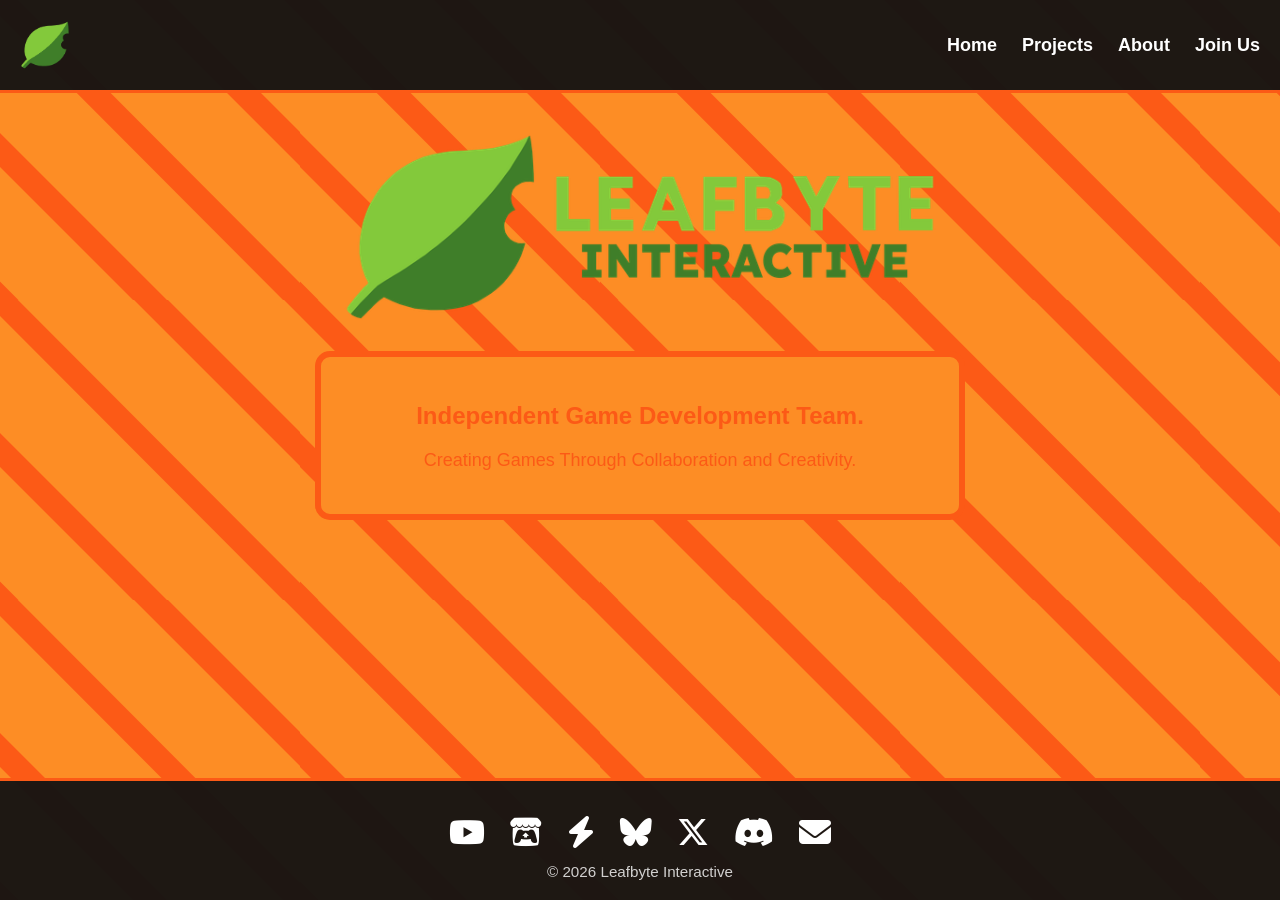
<file: index.html>
<!DOCTYPE html>

<html>

<head>

<title>
Leafbyte Interactive
</title>

<link rel="stylesheet" href="https://cdnjs.cloudflare.com/ajax/libs/font-awesome/6.7.2/css/all.min.css">

<link rel="icon" type="image/x-icon" href="\assets\icons\icon.ico">

<link rel="stylesheet" href="/css/variables.css">
<link rel="stylesheet" href="/css/main.css">
<link rel="stylesheet" href="/css/navbar.css">
<link rel="stylesheet" href="/css/cards.css">
<link rel="stylesheet" href="/css/footer.css">

</head>


<body>


<div id="navbar"></div>


<main>


<img
src="/assets/images/logo.png"
style="
display:block;
margin:auto;
max-width:600px;
width:90%;
">


<div class="card">

<h2>
Independent Game Development Team.
</h2>


<p>
Creating Games Through Collaboration and Creativity.
</p>


</div>


</div>


</div>


</main>


<div id="footer"></div>


<script src="/js/components.js"></script>
<script src="/js/main.js"></script>


</body>

</html>
</file>
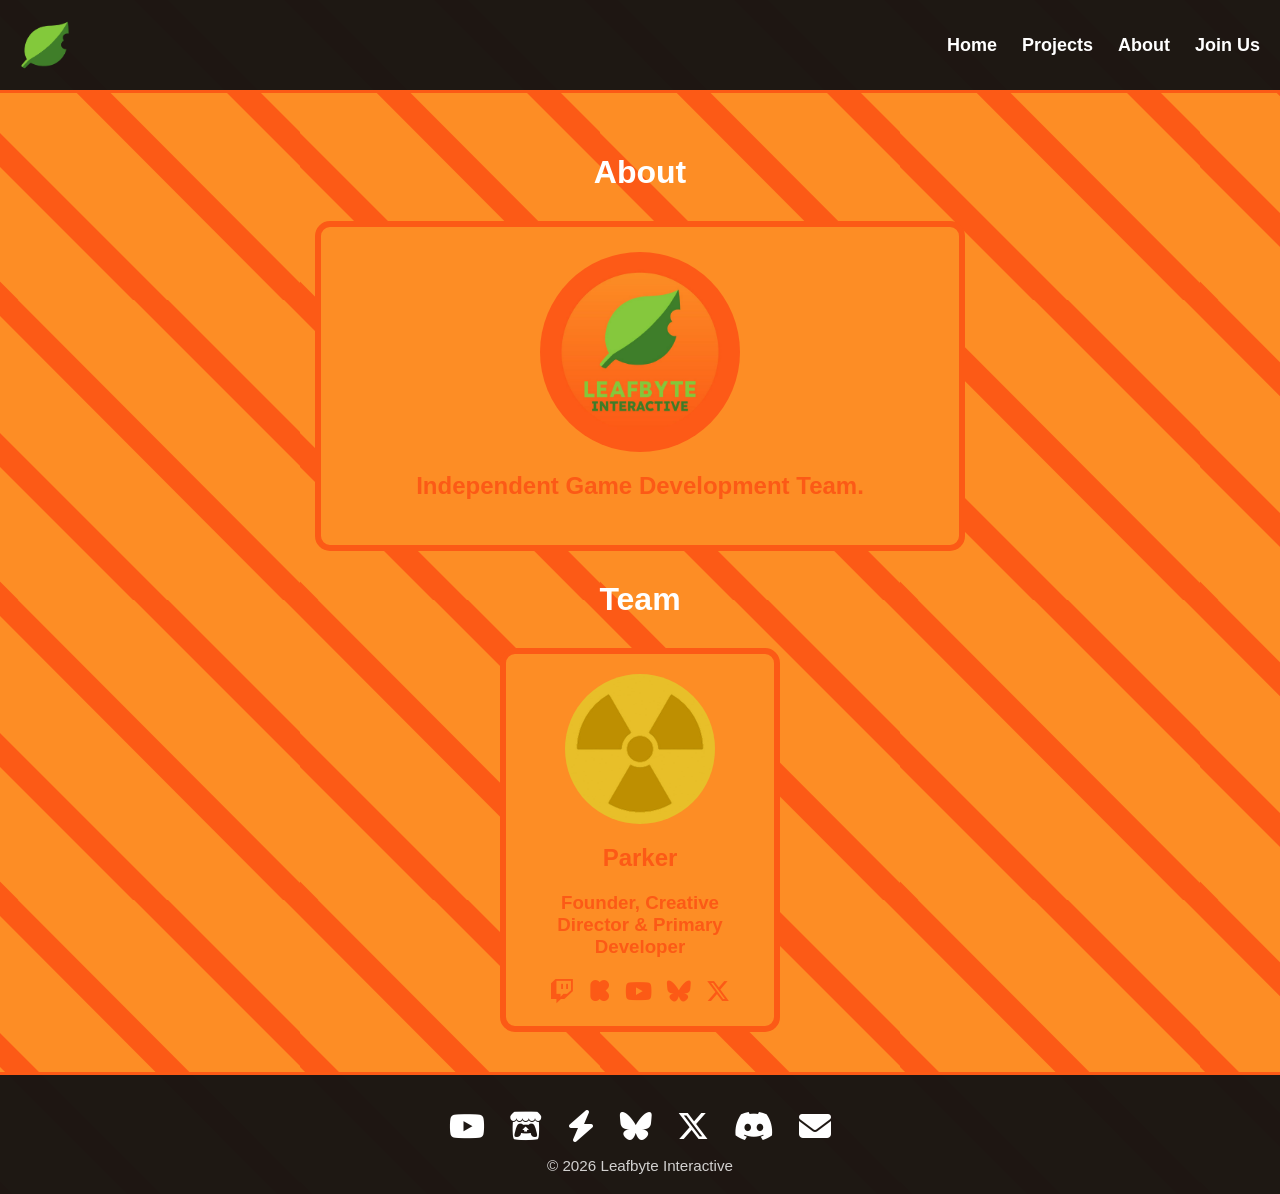
<file: about/index.html>
<!DOCTYPE html>

<html>

<head>

<title>
About - Leafbyte Interactive
</title>

<link rel="stylesheet" href="https://cdnjs.cloudflare.com/ajax/libs/font-awesome/6.7.2/css/all.min.css">

<link rel="icon" type="image/x-icon" href="\assets\icons\icon.ico">

<link rel="stylesheet" href="/css/variables.css">
<link rel="stylesheet" href="/css/main.css">
<link rel="stylesheet" href="/css/navbar.css">
<link rel="stylesheet" href="/css/cards.css">
<link rel="stylesheet" href="/css/team.css">
<link rel="stylesheet" href="/css/footer.css">

</head>


<body>


<div id="navbar"></div>


<main>


<h1>
About
</h1>


<div class="card">

<img
src="/assets/images/profile-logo.png"
class="profile-logo"
alt="Leafbyte Interactive">

<h2>
Independent Game Development Team.
</h2>

</div>



<div class="team-section">

<h1>
Team
</h1>

<div id="team-container" class="team-grid"></div>

</div>


</main>


<div id="footer"></div>


<script src="/js/components.js"></script>
<script src="/js/main.js"></script>
<script src="/js/team.js"></script>


</body>

</html>
</file>
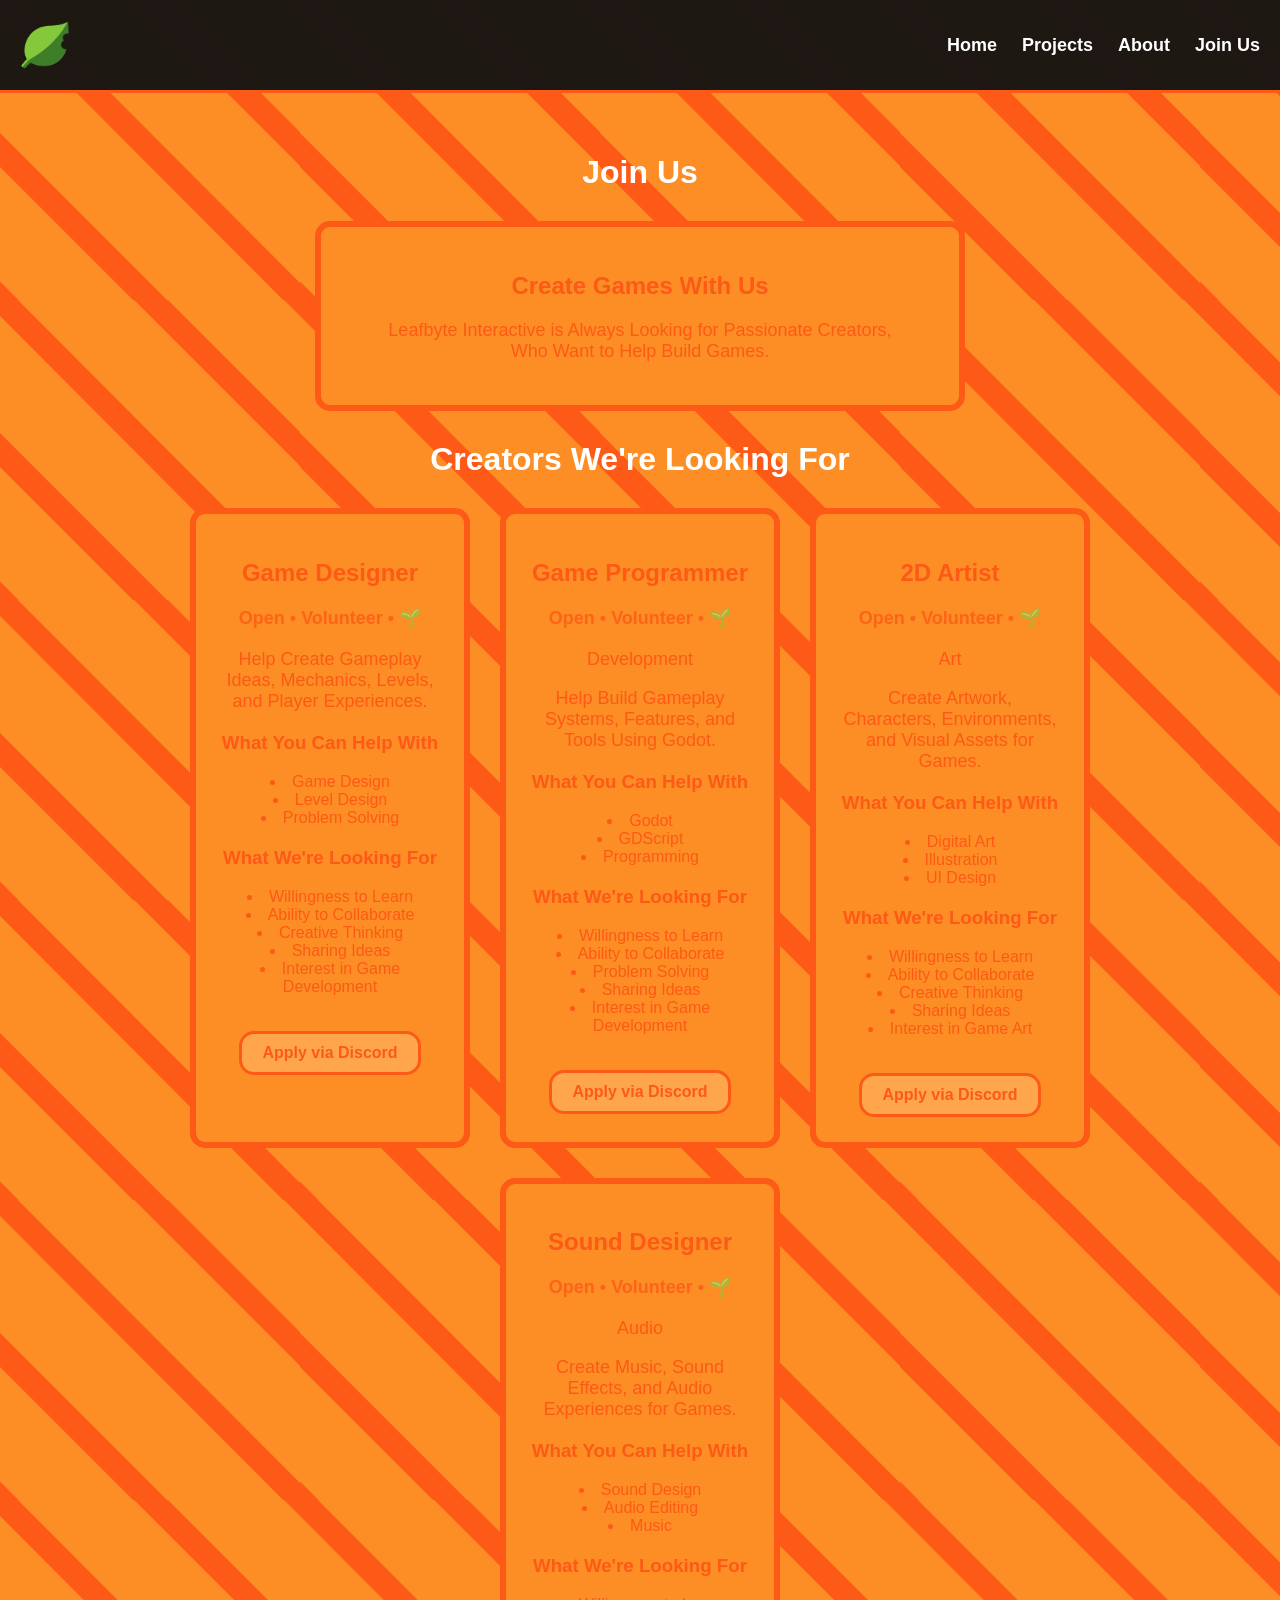
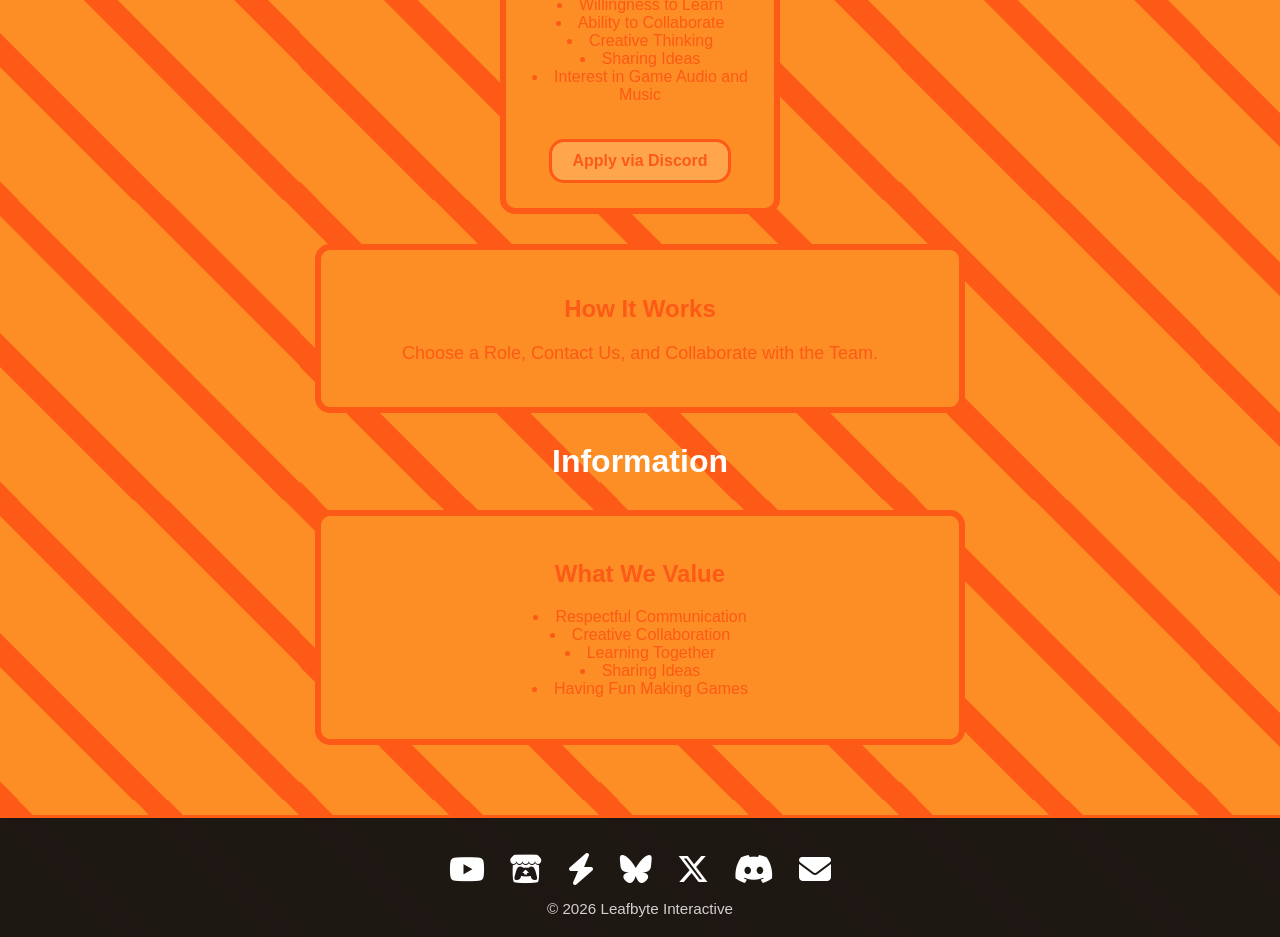
<file: join/index.html>
<!DOCTYPE html>

<html>

<head>

<title>
Join Us - Leafbyte Interactive
</title>

<link rel="icon" type="image/x-icon" href="/assets/icons/icon.ico">

<link rel="stylesheet" href="https://cdnjs.cloudflare.com/ajax/libs/font-awesome/6.7.2/css/all.min.css">

<link rel="stylesheet" href="/css/variables.css">
<link rel="stylesheet" href="/css/main.css">
<link rel="stylesheet" href="/css/navbar.css">
<link rel="stylesheet" href="/css/cards.css">
<link rel="stylesheet" href="/css/join.css">
<link rel="stylesheet" href="/css/footer.css">

</head>


<body>


<div id="navbar"></div>


<main>


<h1>
Join Us
</h1>



<div class="card">

<h2>
Create Games With Us
</h2>

<p>
Leafbyte Interactive is Always Looking for Passionate Creators,
<br>Who Want to Help Build Games.
</p>

</div>



<div class="join-section">

<h1>
Creators We're Looking For
</h1>

<div id="jobs" class="jobs-grid"></div>


<div class="card">

<h2>
How It Works
</h2>

<p>
Choose a Role, Contact Us, and Collaborate with the Team.
</p>

</div>

<h1>
Information
</h1>

<div class="card values-card">

<h2>
What We Value
</h2>

<ul>
<li>Respectful Communication</li>
<li>Creative Collaboration</li>
<li>Learning Together</li>
<li>Sharing Ideas</li>
<li>Having Fun Making Games</li>
</ul>
  
</div>

</main>


<div id="footer"></div>


<script src="/js/components.js"></script>
<script src="/js/main.js"></script>
<script src="/js/jobs.js"></script>


</body>

</html>
</file>
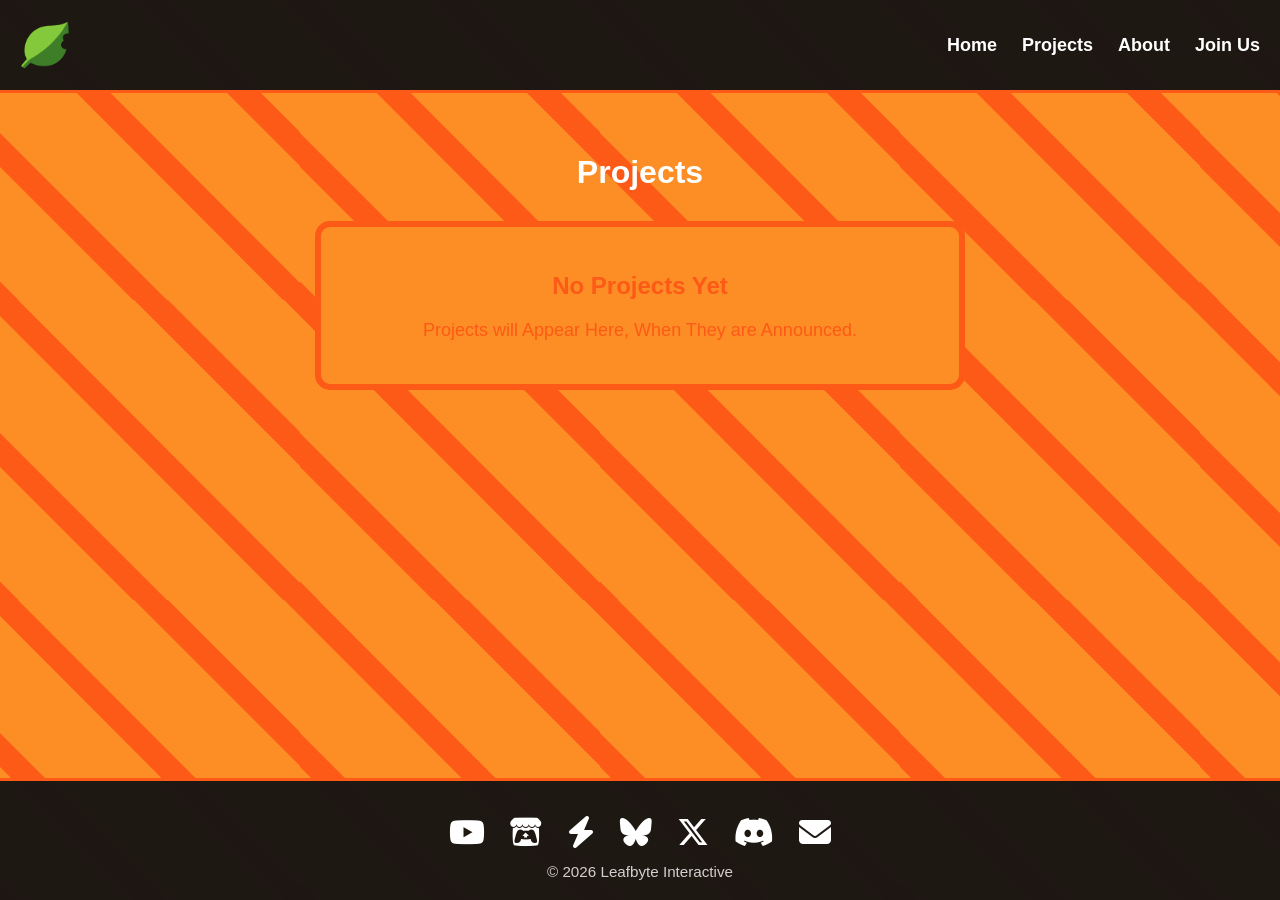
<file: projects/index.html>
<!DOCTYPE html>

<html>

<head>

<title>
Projects - Leafbyte Interactive
</title>

<link rel="icon" type="image/x-icon" href="\assets\icons\icon.ico">

<link rel="stylesheet" href="https://cdnjs.cloudflare.com/ajax/libs/font-awesome/6.7.2/css/all.min.css">

<link rel="stylesheet" href="/css/variables.css">
<link rel="stylesheet" href="/css/main.css">
<link rel="stylesheet" href="/css/navbar.css">
<link rel="stylesheet" href="/css/cards.css">
<link rel="stylesheet" href="/css/footer.css">

</head>


<body>


<div id="navbar"></div>


<main>

<h1>
Projects
</h1>


<div id="no-projects" class="card">

<h2>
No Projects Yet
</h2>


<p>
Projects will Appear Here, When They are Announced.
</p>

</div>


<div id="projects-container"></div>


</main>


<div id="footer"></div>


<script src="/js/components.js"></script>
<script src="/js/main.js"></script>
<script src="/js/projects.js"></script>


</body>

</html>
</file>
<file: css/variables.css>
:root {

    --background: #121212;

    --orange: #FD8D25;

    --orange-light: #FFA64D;

    --orange-dark: #FC5A16;

    --white: #FFFFFF;

    --grey: #AAAAAA;

}
</file>
<file: css/main.css>
* {

    box-sizing:
    border-box;

}

html {

    height: 100%;

}


body {

    margin: 0;

    padding: 0;

    height: 100%;

    display: flex;

    flex-direction: column;


    background-color:
    var(--background);


    background-image:
    url("/assets/images/background.png");


    background-repeat:
    repeat;


    color:
    var(--white);


    font-family:
    Arial,
    Helvetica,
    sans-serif;

}



main {

    width:
    min(1100px, 90%);


    margin:
    0 auto;


    flex: 1;


    padding:
    40px 0;

}

h1 {
    text-align: center;
}
</file>
<file: css/navbar.css>
.navbar {

    width:
    100%;


    background:
    rgba(18,18,18,0.95);


    border-bottom:
    3px solid var(--orange-dark);


    display:
    flex;


    justify-content:
    space-between;


    align-items:
    center;


    padding:
    20px;


}



.nav-logo {

    color:
    var(--orange);


    font-size:
    26px;


    font-weight:
    bold;

}



.nav-links {

    display:
    flex;

    text-decoration: none;

    gap:
    25px;

}



.nav-links a {

    color:
    white;


    font-size:
    18px;

    text-decoration: none;

    font-weight:
    bold;

}



.nav-links a:hover {

    color:
    var(--orange);

}
</file>
<file: css/cards.css>
.card {

    background:
    var(--orange);


    border:
    6px solid var(--orange-dark);


    border-radius:
    15px;


    padding:
    25px;


    margin:
    30px auto;


    max-width:
    650px;


    color:
    var(--orange-dark);


    transition:
    transform 300ms ease,
    box-shadow 300ms ease;

}



.card h2 {

    text-align:
    center;

}



.card p {

    text-align:
    center;


    font-size:
    18px;

}


.card:hover {

    transform:
    translateY(-5px);


    box-shadow:
    0 10px 20px black;

}

.card a {

    color:
    #FFFFFF;


    text-decoration:
    none;

}


.card a:hover {

    color:
    var(--orange-dark);

}

.project-image-container {

    text-align:
    center;

}


.project-image {

    display:
    inline-block;

    max-width:
    300px;

    width:
    100%;

    border-radius:
    10px;

    margin-bottom:
    15px;

}


.profile-logo {

    display:
    block;


    width:
    200px;


    max-width:
    80%;

    border-radius:
    50%;


    margin:
    0 auto 15px auto;

}
</file>
<file: css/footer.css>
.footer {

    width: 100%;

    background:
    rgba(18,18,18,0.95);

    border-top:
    3px solid var(--orange-dark);

    padding:
    20px;

    text-align:
    center;

    flex-shrink: 0;

}


.footer-logo {

    width:
    35px;

    display:
    block;

    margin:
    0 auto 10px auto;

    transition:
    transform 300ms ease;

}


.footer-logo:hover {

    transform:
    scale(1.1);

}


.footer p {

    margin:
    0;

    color:
    white;

    opacity:
    0.8;

    font-size: 
    0.95rem;

}

.social-links {
    display: flex;
    justify-content: center;
    align-items: center;
    gap: 25px;
    margin: 15px 0;
    flex-wrap: wrap;
}

.footer .social-links i {
    font-size: 2em !important;  
}

.footer .social-links a {
    color: #fff !important;
    text-decoration: none;
    display: inline-flex;
    align-items: center;
    justify-content: center;
}

.footer .social-links a:visited {
    color: #fff !important;
}

.footer .social-links a:hover {
    color: var(--orange-dark) !important;
    transform: scale(1.15);
}
</file>
<file: css/team.css>
.team-grid {

    display:
    flex;

    flex-wrap:
    wrap;

    justify-content:
    center;

    gap:
    30px;

    margin-top:
    30px;

}



.team-card {

    background:
    var(--orange);


    border:
    6px solid var(--orange-dark);


    border-radius:
    15px;


    padding:
    20px;


    width:
    280px;


    max-width:
    100%;


    text-align:
    center;


    color:
    var(--orange-dark);


    transition:
    transform 300ms ease,
    box-shadow 300ms ease;

}


.team-card:hover {

    transform:
    translateY(-5px);


    box-shadow:
    0 10px 20px black;

}



.person-image {

    width:
    150px;


    height:
    150px;


    object-fit:
    cover;


    border-radius:
    50%;


    margin:
    auto;


    display:
    block;

}

.team-socials {

    display: flex;

    justify-content: center;

    gap: 15px;

    margin-top: 20px;

}

.social-link {

    color: var(--orange-dark);

    font-size: 1.5rem;

    transition:
        color 0.25s ease,
        transform 0.25s ease;

}

.social-link:hover {

    color: white;

    transform: scale(1.15);

}

@media(max-width:900px) {

    .team-grid {

        grid-template-columns:
        repeat(2,300px);

    }

}


@media(max-width:600px) {

    .team-grid {

        grid-template-columns:
        1fr;

    }

}

@media(max-width:600px) {

    .team-card {

        width:
        min(280px, 90vw);

    }

}
</file>
<file: css/join.css>
/* Join Page */


/* Jobs Grid */

.jobs-grid {

    display:
    flex;

    flex-wrap:
    wrap;

    justify-content:
    center;

    gap:
    30px;

    margin-top:
    30px;

}


/* Job Cards */

.job-card {

    background:
    var(--orange);

    border:
    6px solid var(--orange-dark);

    border-radius:
    15px;

    padding:
    25px;

    width:
    280px;

    max-width:
    100%;

    text-align:
    center;

    color:
    var(--orange-dark);

    transition:
    transform 300ms ease,
    box-shadow 300ms ease;

}

.job-card:hover {

    transform:
    translateY(-5px);

    box-shadow:
    0 10px 20px black;

}

.job-card h2 {

    text-align:
    center;

}

.job-card h3 {

    margin-top:
    20px;

}

.job-card p {

    text-align:
    center;

    font-size:
    18px;

}


/* Status Line */

.badges {

    text-align:
    center;

    font-size:
    16px;

    font-weight:
    bold;

    opacity:
    0.8;

    margin:
    10px 0 20px;

}


/* Lists */

.job-card ul {

    padding:
    0;

    list-style-position:
    inside;

    margin:
    10px 0 20px;

}


/* Button */

.apply-button {

    display:
    inline-block;

    margin-top:
    15px;

    padding:
    10px 20px;

    background:
    var(--orange-light);

    border:
    3px solid var(--orange-dark);

    border-radius:
    15px;

    color:
    var(--orange-dark);

    font-weight:
    bold;

    text-decoration:
    none;

    cursor:
    pointer;

    transition:
    transform 300ms ease,
    box-shadow 300ms ease,
    background 300ms ease,
    color 300ms ease;

}

.apply-button:hover {

    transform:
    translateY(-3px);

    box-shadow:
    0 6px 12px black;

    background:
    white;

    color:
    var(--orange-dark);

}


/* Values Card */

.values-card {

    text-align:
    center;

}

.values-card ul {

    padding:
    0;

    list-style-position:
    inside;
    
}
</file>
